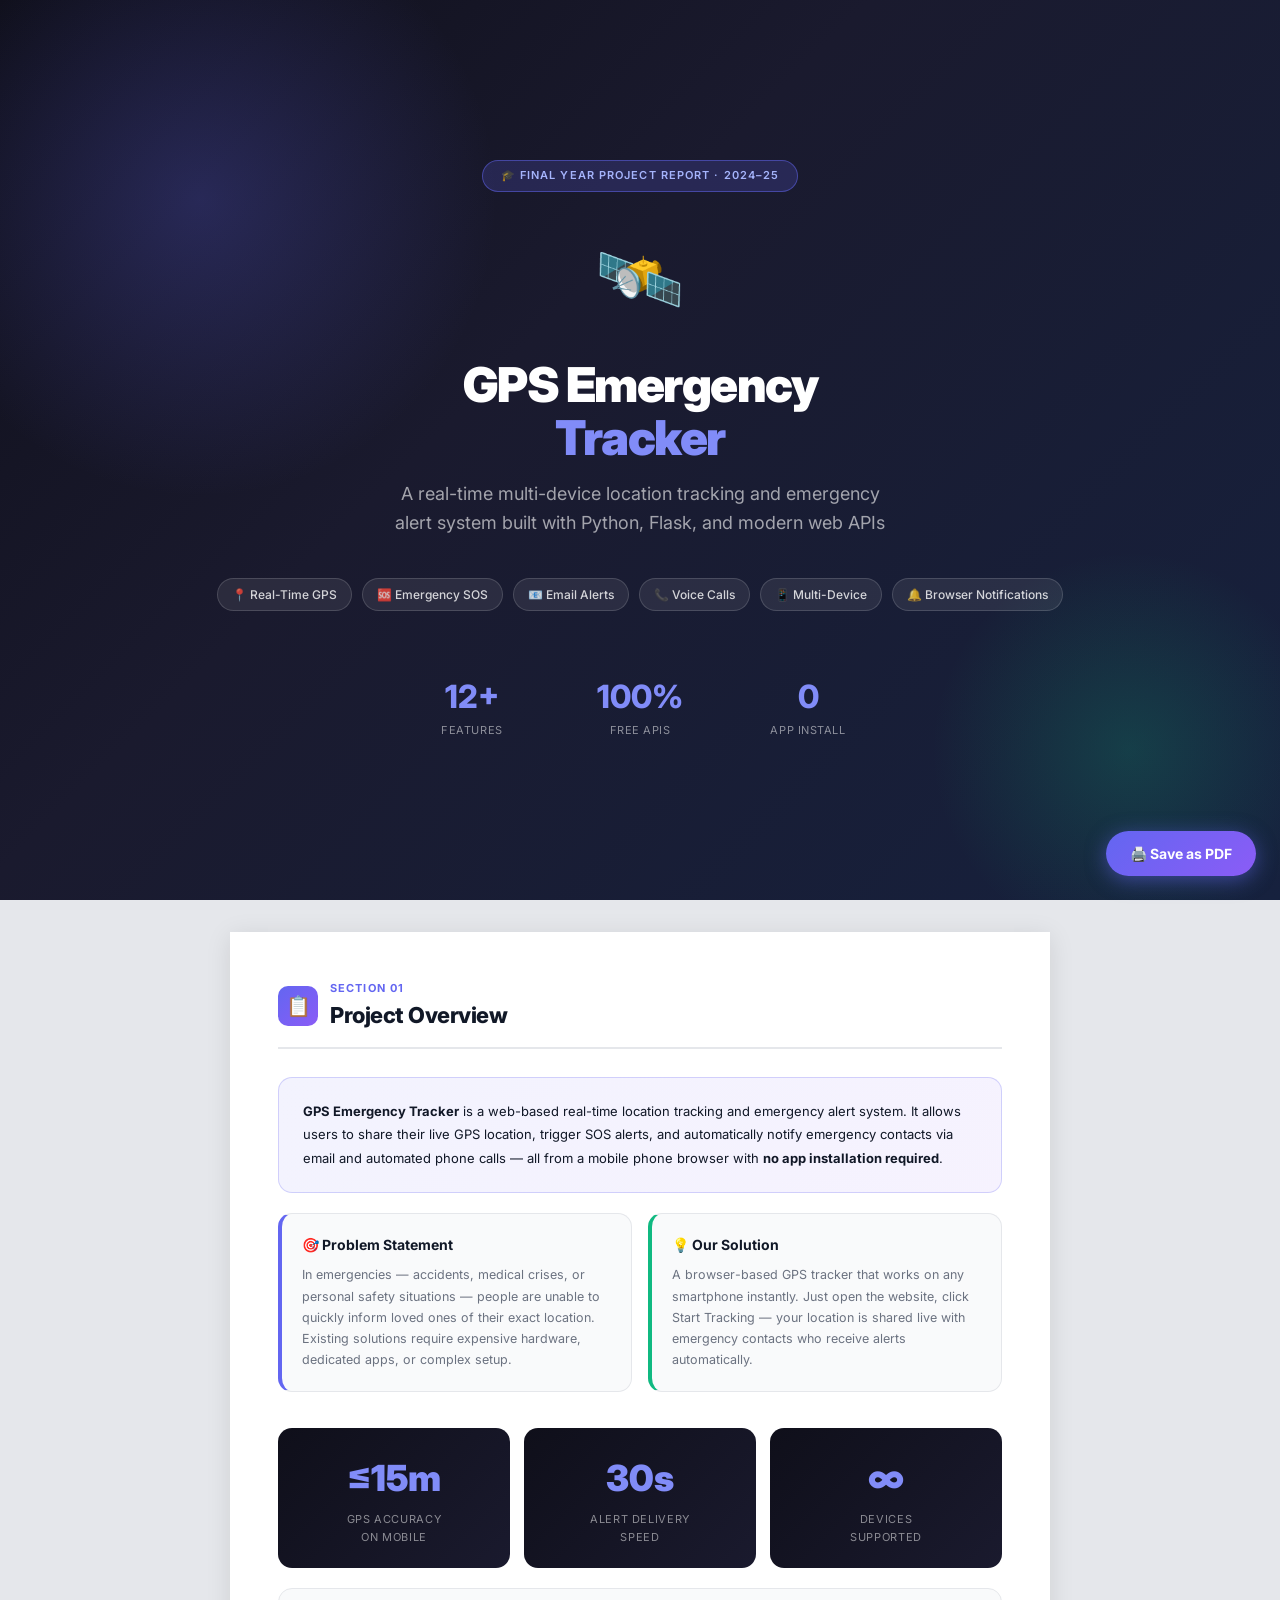
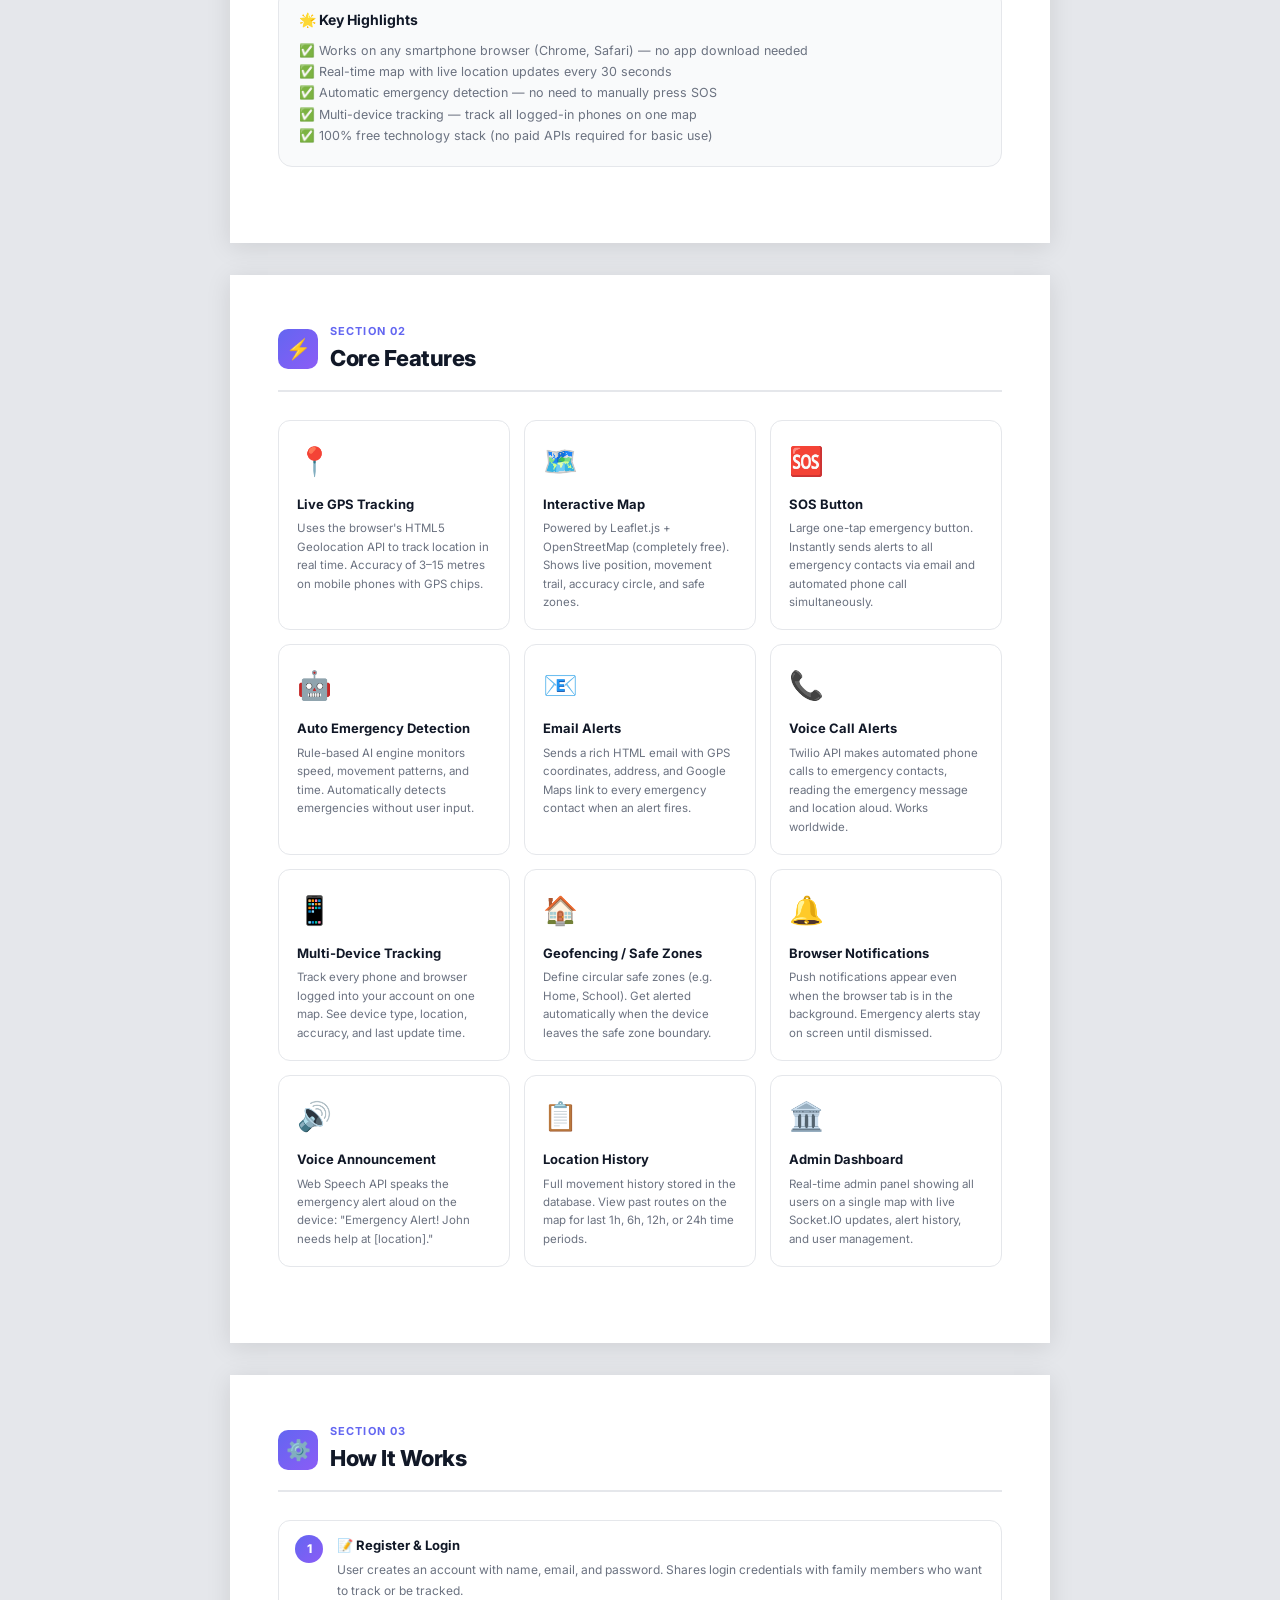
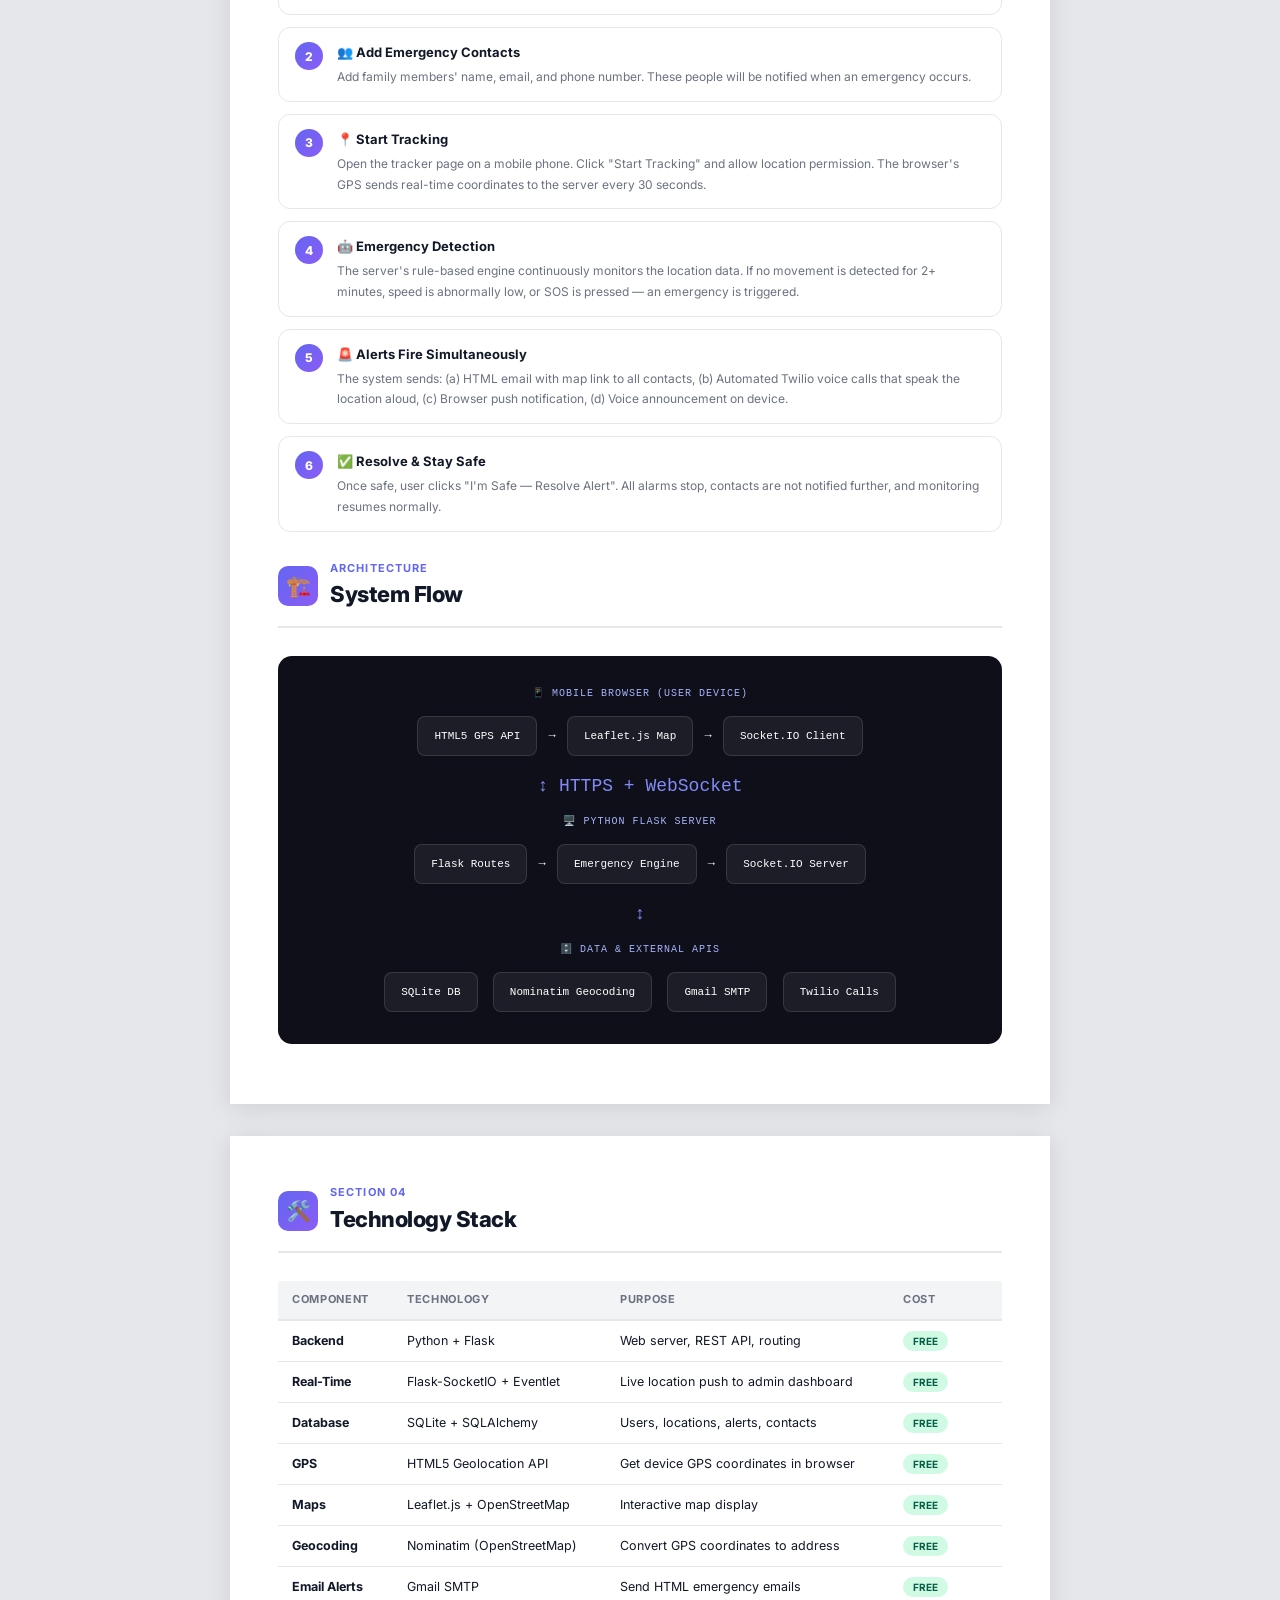
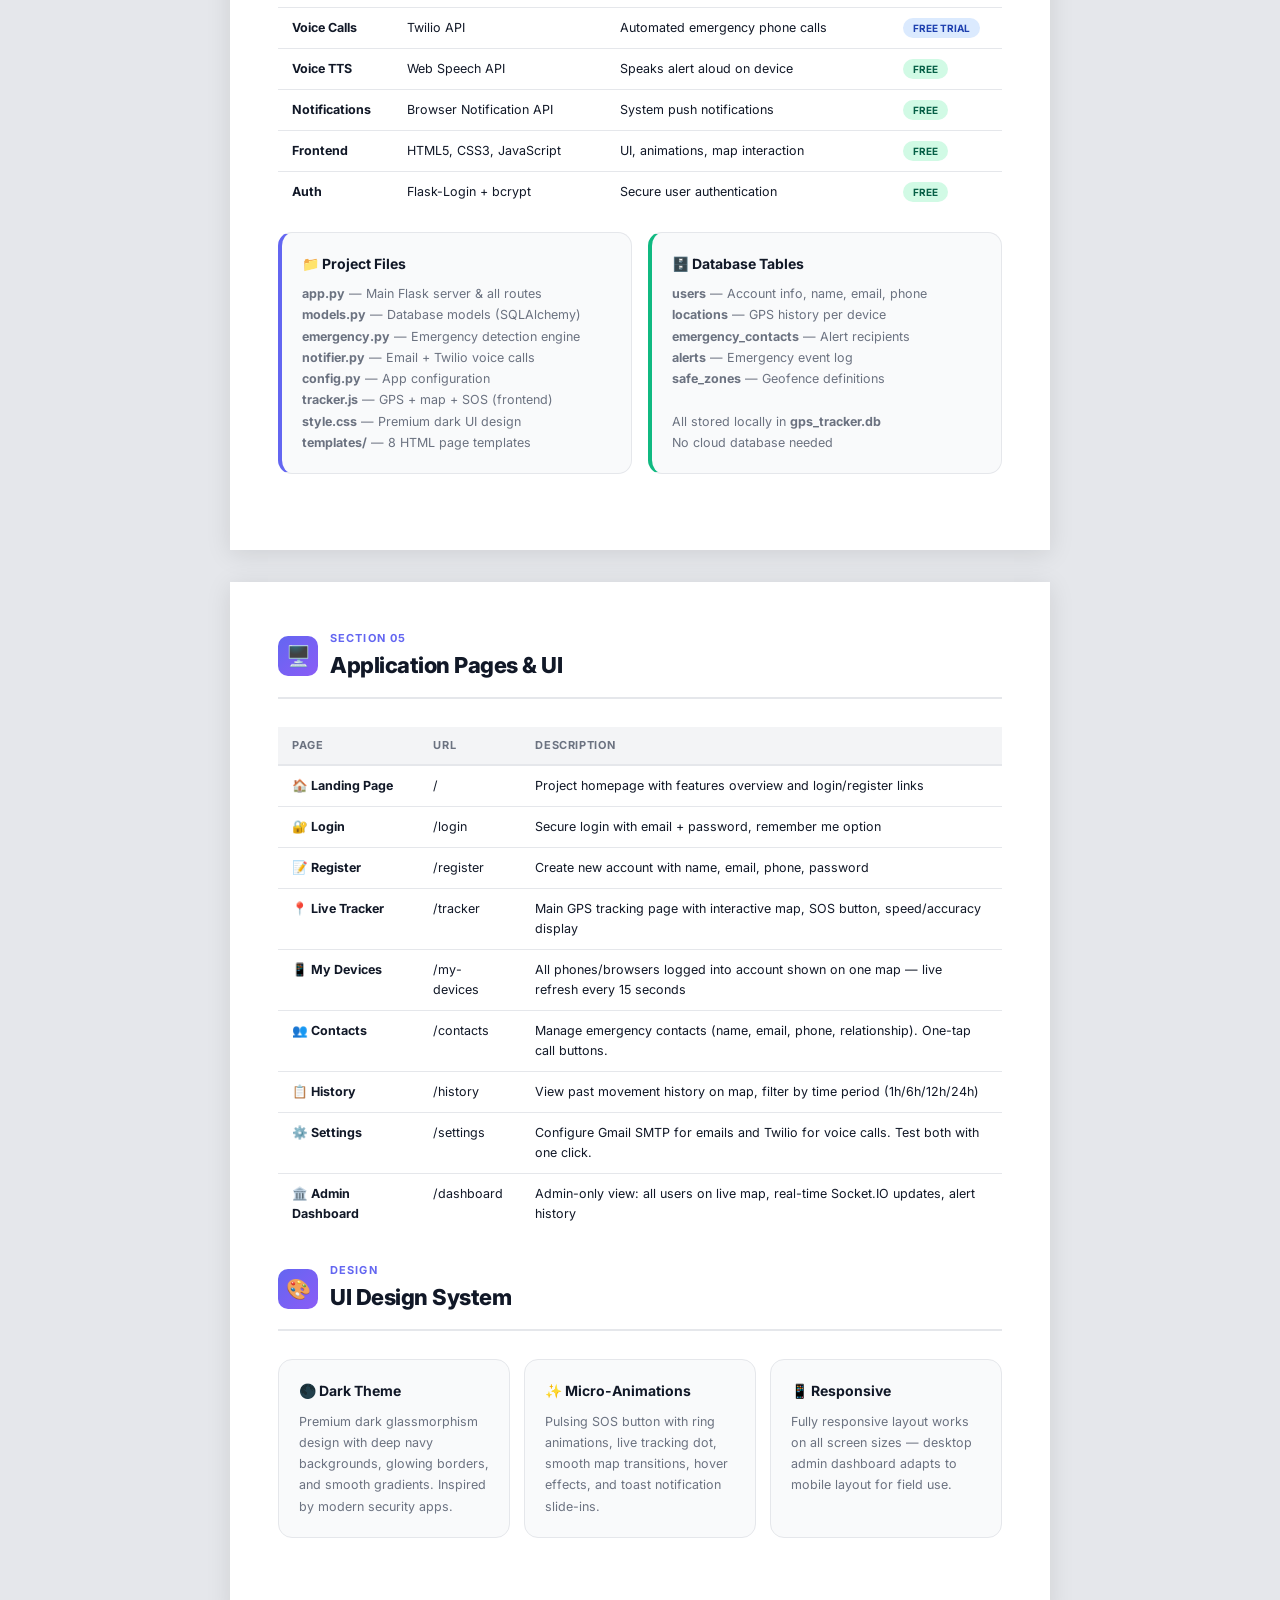
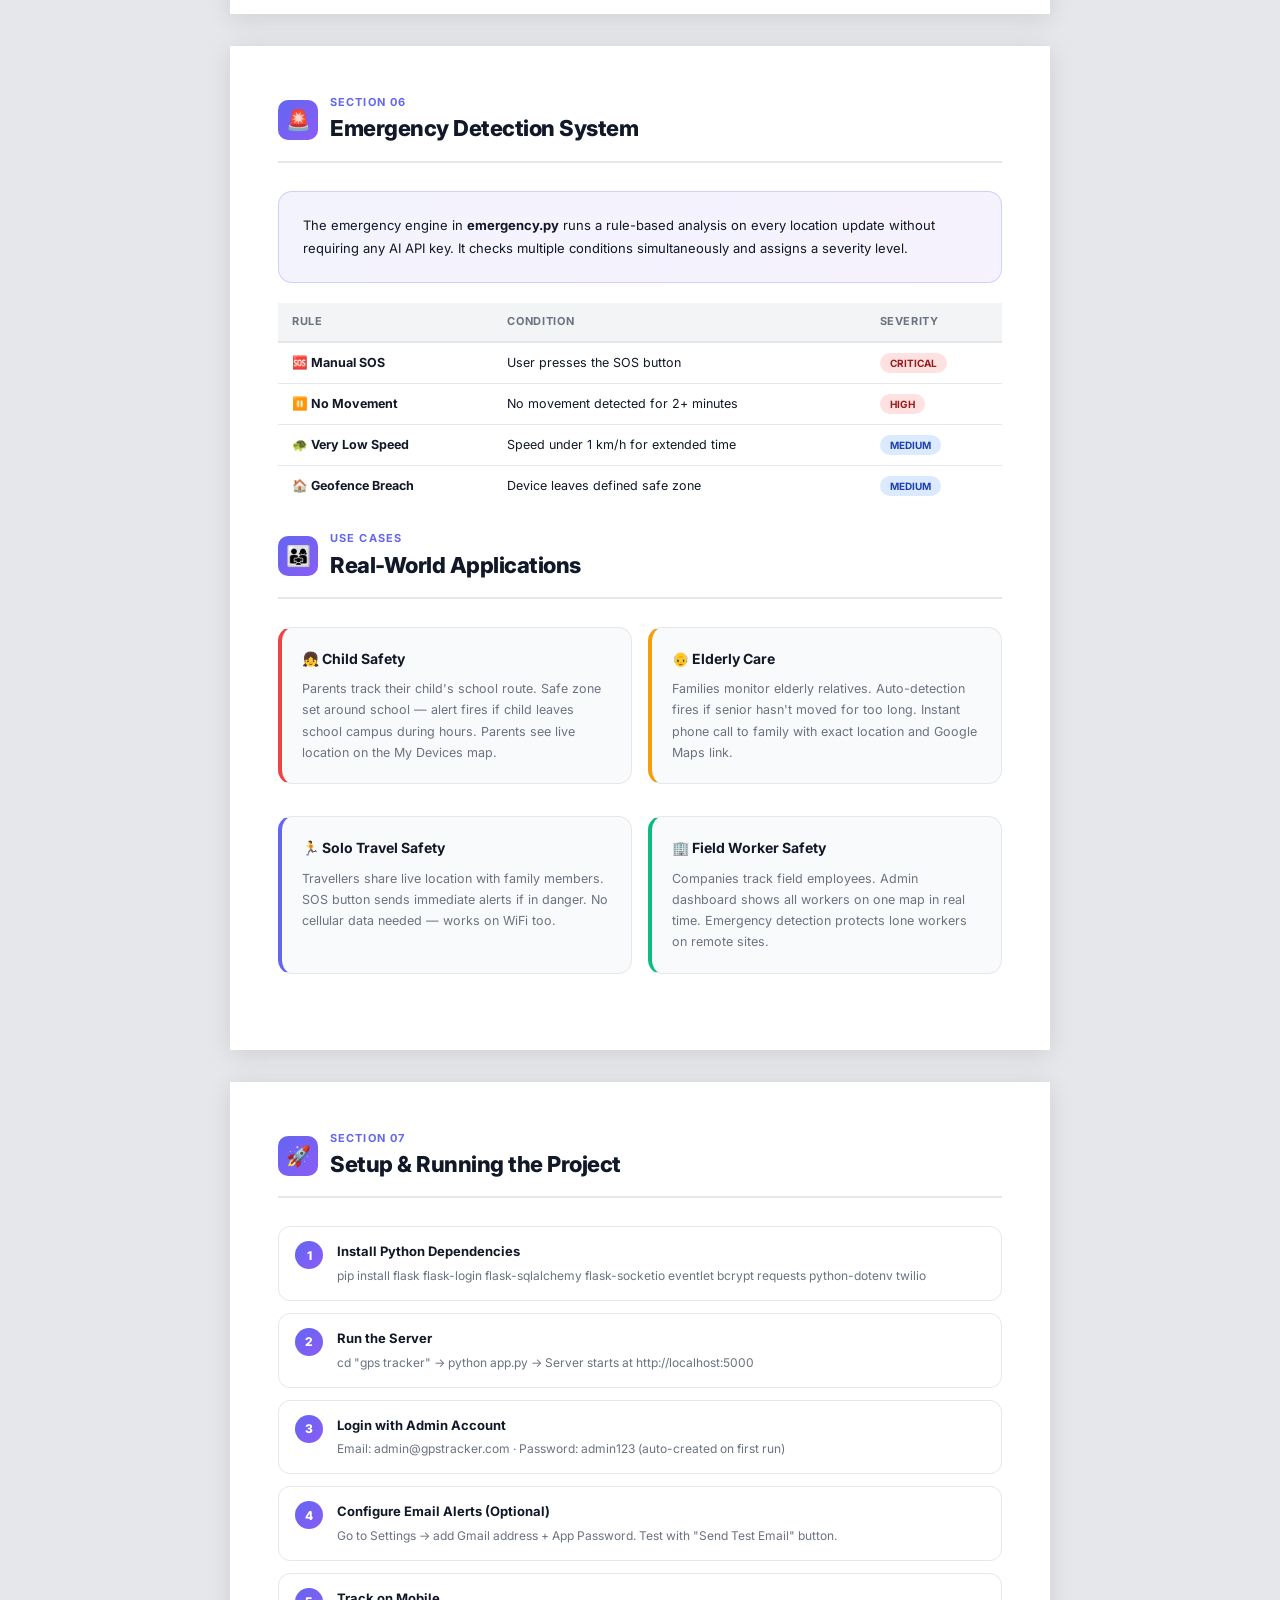
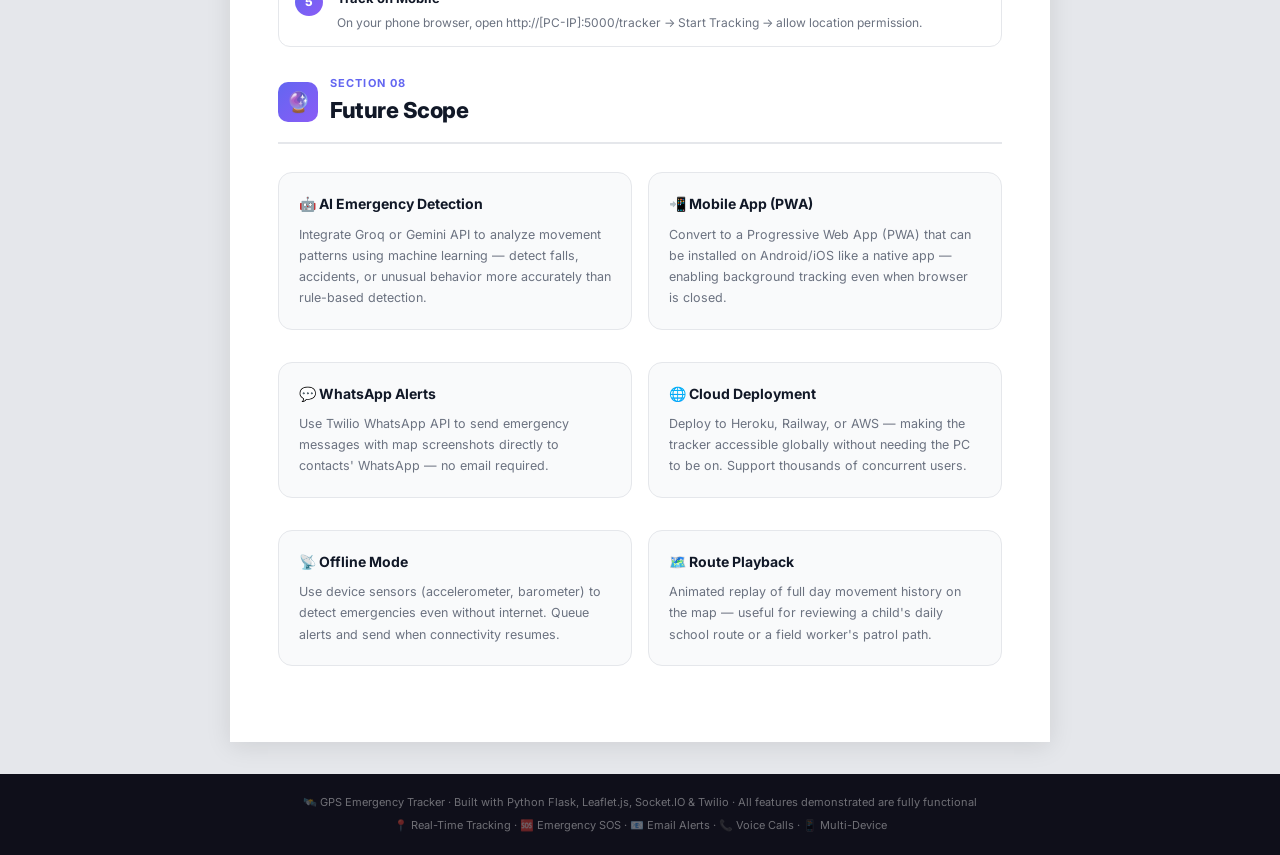
<file: HACKATHON PROJECT/HACKATHON PROJECT/gps tracker/static/project_report.html>
<!DOCTYPE html>
<html lang="en">
<head>
  <meta charset="UTF-8"/>
  <meta name="viewport" content="width=device-width,initial-scale=1"/>
  <title>GPS Emergency Tracker — Project Report</title>
  <link href="https://fonts.googleapis.com/css2?family=Inter:wght@300;400;500;600;700;800;900&display=swap" rel="stylesheet"/>
  <style>
    :root {
      --accent:   #6366f1;
      --danger:   #ef4444;
      --success:  #10b981;
      --warning:  #f59e0b;
      --dark:     #0f0f1a;
      --card:     #ffffff;
      --border:   #e5e7eb;
      --text:     #111827;
      --muted:    #6b7280;
      --light:    #f9fafb;
    }

    * { margin: 0; padding: 0; box-sizing: border-box; }

    body {
      font-family: 'Inter', sans-serif;
      background: #fff;
      color: var(--text);
      font-size: 13px;
      line-height: 1.6;
    }

    /* ── Cover Page ── */
    .cover {
      width: 100%;
      min-height: 100vh;
      background: linear-gradient(135deg, #0f0f1a 0%, #1a1a2e 40%, #16213e 100%);
      display: flex;
      flex-direction: column;
      align-items: center;
      justify-content: center;
      text-align: center;
      padding: 60px 40px;
      page-break-after: always;
      position: relative;
      overflow: hidden;
    }
    .cover::before {
      content: '';
      position: absolute;
      width: 600px; height: 600px;
      background: radial-gradient(circle, rgba(99,102,241,0.25) 0%, transparent 70%);
      top: -100px; left: -100px;
    }
    .cover::after {
      content: '';
      position: absolute;
      width: 400px; height: 400px;
      background: radial-gradient(circle, rgba(16,185,129,0.2) 0%, transparent 70%);
      bottom: -50px; right: -50px;
    }
    .cover-badge {
      background: rgba(99,102,241,0.2);
      border: 1px solid rgba(99,102,241,0.5);
      color: #a5b4fc;
      padding: 6px 18px;
      border-radius: 100px;
      font-size: 11px;
      font-weight: 600;
      letter-spacing: .1em;
      text-transform: uppercase;
      margin-bottom: 28px;
      position: relative;
      z-index: 1;
    }
    .cover-icon {
      font-size: 72px;
      margin-bottom: 24px;
      position: relative;
      z-index: 1;
    }
    .cover h1 {
      font-size: 48px;
      font-weight: 900;
      color: #ffffff;
      letter-spacing: -1.5px;
      line-height: 1.1;
      margin-bottom: 16px;
      position: relative;
      z-index: 1;
    }
    .cover h1 span { color: #818cf8; }
    .cover-sub {
      font-size: 18px;
      color: rgba(255,255,255,0.6);
      max-width: 520px;
      margin: 0 auto 40px;
      position: relative;
      z-index: 1;
    }
    .cover-tags {
      display: flex;
      gap: 10px;
      flex-wrap: wrap;
      justify-content: center;
      margin-bottom: 60px;
      position: relative;
      z-index: 1;
    }
    .cover-tag {
      background: rgba(255,255,255,0.08);
      border: 1px solid rgba(255,255,255,0.15);
      color: rgba(255,255,255,0.8);
      padding: 6px 14px;
      border-radius: 100px;
      font-size: 12px;
      font-weight: 500;
    }
    .cover-meta {
      position: relative;
      z-index: 1;
      display: grid;
      grid-template-columns: repeat(3, 1fr);
      gap: 24px;
      max-width: 480px;
      width: 100%;
    }
    .cover-meta-item { text-align: center; }
    .cover-meta-item .num {
      font-size: 32px;
      font-weight: 800;
      color: #818cf8;
    }
    .cover-meta-item .label {
      font-size: 11px;
      color: rgba(255,255,255,0.5);
      text-transform: uppercase;
      letter-spacing: .05em;
    }

    /* ── Page Layout ── */
    .page {
      max-width: 820px;
      margin: 0 auto;
      padding: 48px 48px 60px;
      page-break-after: always;
    }
    .page:last-child { page-break-after: avoid; }

    /* ── Section Headers ── */
    .section-header {
      display: flex;
      align-items: center;
      gap: 12px;
      margin-bottom: 28px;
      padding-bottom: 14px;
      border-bottom: 2px solid var(--border);
    }
    .section-icon {
      width: 40px; height: 40px;
      border-radius: 10px;
      background: linear-gradient(135deg, var(--accent), #8b5cf6);
      display: flex;
      align-items: center;
      justify-content: center;
      font-size: 20px;
      flex-shrink: 0;
    }
    .section-title {
      font-size: 22px;
      font-weight: 800;
      color: var(--text);
      letter-spacing: -.5px;
    }
    .section-num {
      font-size: 11px;
      color: var(--accent);
      font-weight: 700;
      text-transform: uppercase;
      letter-spacing: .1em;
    }

    /* ── Cards ── */
    .card {
      background: var(--light);
      border: 1px solid var(--border);
      border-radius: 14px;
      padding: 20px;
      margin-bottom: 16px;
    }
    .card-accent {
      border-left: 4px solid var(--accent);
    }
    .card-success { border-left: 4px solid var(--success); }
    .card-danger  { border-left: 4px solid var(--danger);  }
    .card-warning { border-left: 4px solid var(--warning); }

    .card h3 {
      font-size: 14px;
      font-weight: 700;
      margin-bottom: 8px;
      color: var(--text);
    }
    .card p {
      font-size: 12.5px;
      color: var(--muted);
      line-height: 1.7;
    }

    /* ── Grid ── */
    .grid-2 { display: grid; grid-template-columns: 1fr 1fr; gap: 16px; }
    .grid-3 { display: grid; grid-template-columns: 1fr 1fr 1fr; gap: 14px; }

    /* ── Feature Box ── */
    .feature-box {
      background: #fff;
      border: 1px solid var(--border);
      border-radius: 12px;
      padding: 18px;
      break-inside: avoid;
    }
    .feature-icon { font-size: 28px; margin-bottom: 10px; }
    .feature-title { font-size: 13px; font-weight: 700; margin-bottom: 5px; }
    .feature-desc  { font-size: 11.5px; color: var(--muted); line-height: 1.6; }

    /* ── Tech Table ── */
    table {
      width: 100%;
      border-collapse: collapse;
      margin-bottom: 20px;
      font-size: 12.5px;
    }
    th {
      background: #f3f4f6;
      padding: 10px 14px;
      text-align: left;
      font-weight: 700;
      font-size: 11px;
      text-transform: uppercase;
      letter-spacing: .06em;
      color: var(--muted);
      border-bottom: 2px solid var(--border);
    }
    td {
      padding: 10px 14px;
      border-bottom: 1px solid var(--border);
      vertical-align: top;
    }
    tr:last-child td { border-bottom: none; }
    tr:hover td { background: #f9fafb; }
    .badge {
      display: inline-block;
      padding: 2px 10px;
      border-radius: 100px;
      font-size: 10px;
      font-weight: 700;
      text-transform: uppercase;
    }
    .badge-green  { background: #d1fae5; color: #065f46; }
    .badge-blue   { background: #dbeafe; color: #1e40af; }
    .badge-purple { background: #ede9fe; color: #5b21b6; }
    .badge-red    { background: #fee2e2; color: #991b1b; }

    /* ── Steps ── */
    .steps { display: flex; flex-direction: column; gap: 12px; }
    .step  {
      display: flex;
      gap: 14px;
      align-items: flex-start;
      padding: 14px 16px;
      background: #fff;
      border: 1px solid var(--border);
      border-radius: 12px;
      break-inside: avoid;
    }
    .step-num {
      width: 28px; height: 28px;
      border-radius: 50%;
      background: linear-gradient(135deg, var(--accent), #8b5cf6);
      color: #fff;
      font-weight: 800;
      font-size: 12px;
      display: flex;
      align-items: center;
      justify-content: center;
      flex-shrink: 0;
    }
    .step-body { flex: 1; }
    .step-body strong { font-size: 13px; display: block; margin-bottom: 3px; }
    .step-body span   { font-size: 12px; color: var(--muted); }

    /* ── Stat boxes ── */
    .stat-box {
      background: linear-gradient(135deg, #0f0f1a, #1a1a2e);
      color: #fff;
      border-radius: 14px;
      padding: 22px;
      text-align: center;
    }
    .stat-num   { font-size: 36px; font-weight: 900; color: #818cf8; }
    .stat-label { font-size: 11px; color: rgba(255,255,255,0.5); text-transform: uppercase; letter-spacing:.06em; margin-top: 4px; }

    /* ── Highlight block ── */
    .highlight {
      background: linear-gradient(135deg, rgba(99,102,241,0.08), rgba(139,92,246,0.08));
      border: 1px solid rgba(99,102,241,0.25);
      border-radius: 14px;
      padding: 22px 24px;
      margin-bottom: 20px;
    }
    .highlight p { color: var(--text); line-height: 1.8; }

    /* ── Architecture diagram ── */
    .arch {
      background: #0f0f1a;
      border-radius: 14px;
      padding: 28px;
      color: #fff;
      font-family: monospace;
      font-size: 12px;
      line-height: 2;
      text-align: center;
    }
    .arch .layer {
      background: rgba(255,255,255,0.06);
      border: 1px solid rgba(255,255,255,0.12);
      border-radius: 8px;
      padding: 8px 16px;
      display: inline-block;
      margin: 4px;
      font-size: 11px;
    }
    .arch .arrow { color: #818cf8; }
    .arch .layer-title { color: #a5b4fc; font-size: 10px; letter-spacing:.1em; margin-bottom: 8px; text-transform: uppercase; }

    /* ── Footer ── */
    .footer {
      background: #0f0f1a;
      color: rgba(255,255,255,0.4);
      text-align: center;
      padding: 20px;
      font-size: 11px;
      page-break-before: avoid;
    }

    /* ── Print ── */
    @media print {
      body { -webkit-print-color-adjust: exact; print-color-adjust: exact; }
      .page { page-break-after: always; }
      .cover { page-break-after: always; min-height: 100vh; }
      .no-break { break-inside: avoid; }
    }

    @media screen {
      body { background: #e5e7eb; }
      .cover { margin-bottom: 0; }
      .page { margin: 32px auto; box-shadow: 0 4px 24px rgba(0,0,0,0.1); background: #fff; }
    }
  </style>
</head>
<body>

<!-- ══════════════════════════════════════════════════════════════════════ -->
<!-- COVER PAGE -->
<!-- ══════════════════════════════════════════════════════════════════════ -->
<div class="cover">
  <div class="cover-badge">🎓 Final Year Project Report · 2024–25</div>
  <div class="cover-icon">🛰️</div>
  <h1>GPS Emergency<br><span>Tracker</span></h1>
  <p class="cover-sub">A real-time multi-device location tracking and emergency alert system built with Python, Flask, and modern web APIs</p>
  <div class="cover-tags">
    <span class="cover-tag">📍 Real-Time GPS</span>
    <span class="cover-tag">🆘 Emergency SOS</span>
    <span class="cover-tag">📧 Email Alerts</span>
    <span class="cover-tag">📞 Voice Calls</span>
    <span class="cover-tag">📱 Multi-Device</span>
    <span class="cover-tag">🔔 Browser Notifications</span>
  </div>
  <div class="cover-meta">
    <div class="cover-meta-item">
      <div class="num">12+</div>
      <div class="label">Features</div>
    </div>
    <div class="cover-meta-item">
      <div class="num">100%</div>
      <div class="label">Free APIs</div>
    </div>
    <div class="cover-meta-item">
      <div class="num">0</div>
      <div class="label">App Install</div>
    </div>
  </div>
</div>

<!-- ══════════════════════════════════════════════════════════════════════ -->
<!-- PAGE 1 — PROJECT OVERVIEW -->
<!-- ══════════════════════════════════════════════════════════════════════ -->
<div class="page">
  <div class="section-header">
    <div class="section-icon">📋</div>
    <div>
      <div class="section-num">Section 01</div>
      <div class="section-title">Project Overview</div>
    </div>
  </div>

  <div class="highlight">
    <p><strong>GPS Emergency Tracker</strong> is a web-based real-time location tracking and emergency alert system. It allows users to share their live GPS location, trigger SOS alerts, and automatically notify emergency contacts via email and automated phone calls — all from a mobile phone browser with <strong>no app installation required</strong>.</p>
  </div>

  <div class="grid-2" style="margin-bottom:20px">
    <div class="card card-accent">
      <h3>🎯 Problem Statement</h3>
      <p>In emergencies — accidents, medical crises, or personal safety situations — people are unable to quickly inform loved ones of their exact location. Existing solutions require expensive hardware, dedicated apps, or complex setup.</p>
    </div>
    <div class="card card-success">
      <h3>💡 Our Solution</h3>
      <p>A browser-based GPS tracker that works on any smartphone instantly. Just open the website, click Start Tracking — your location is shared live with emergency contacts who receive alerts automatically.</p>
    </div>
  </div>

  <div class="grid-3" style="margin-bottom:20px">
    <div class="stat-box">
      <div class="stat-num">≤15m</div>
      <div class="stat-label">GPS Accuracy<br>on Mobile</div>
    </div>
    <div class="stat-box">
      <div class="stat-num">30s</div>
      <div class="stat-label">Alert delivery<br>speed</div>
    </div>
    <div class="stat-box">
      <div class="stat-num">∞</div>
      <div class="stat-label">Devices<br>supported</div>
    </div>
  </div>

  <div class="card">
    <h3>🌟 Key Highlights</h3>
    <p>
      ✅ Works on any smartphone browser (Chrome, Safari) — no app download needed<br>
      ✅ Real-time map with live location updates every 30 seconds<br>
      ✅ Automatic emergency detection — no need to manually press SOS<br>
      ✅ Multi-device tracking — track all logged-in phones on one map<br>
      ✅ 100% free technology stack (no paid APIs required for basic use)
    </p>
  </div>
</div>

<!-- ══════════════════════════════════════════════════════════════════════ -->
<!-- PAGE 2 — CORE FEATURES -->
<!-- ══════════════════════════════════════════════════════════════════════ -->
<div class="page">
  <div class="section-header">
    <div class="section-icon">⚡</div>
    <div>
      <div class="section-num">Section 02</div>
      <div class="section-title">Core Features</div>
    </div>
  </div>

  <div class="grid-3" style="margin-bottom:16px">
    <div class="feature-box">
      <div class="feature-icon">📍</div>
      <div class="feature-title">Live GPS Tracking</div>
      <div class="feature-desc">Uses the browser's HTML5 Geolocation API to track location in real time. Accuracy of 3–15 metres on mobile phones with GPS chips.</div>
    </div>
    <div class="feature-box">
      <div class="feature-icon">🗺️</div>
      <div class="feature-title">Interactive Map</div>
      <div class="feature-desc">Powered by Leaflet.js + OpenStreetMap (completely free). Shows live position, movement trail, accuracy circle, and safe zones.</div>
    </div>
    <div class="feature-box">
      <div class="feature-icon">🆘</div>
      <div class="feature-title">SOS Button</div>
      <div class="feature-desc">Large one-tap emergency button. Instantly sends alerts to all emergency contacts via email and automated phone call simultaneously.</div>
    </div>
    <div class="feature-box">
      <div class="feature-icon">🤖</div>
      <div class="feature-title">Auto Emergency Detection</div>
      <div class="feature-desc">Rule-based AI engine monitors speed, movement patterns, and time. Automatically detects emergencies without user input.</div>
    </div>
    <div class="feature-box">
      <div class="feature-icon">📧</div>
      <div class="feature-title">Email Alerts</div>
      <div class="feature-desc">Sends a rich HTML email with GPS coordinates, address, and Google Maps link to every emergency contact when an alert fires.</div>
    </div>
    <div class="feature-box">
      <div class="feature-icon">📞</div>
      <div class="feature-title">Voice Call Alerts</div>
      <div class="feature-desc">Twilio API makes automated phone calls to emergency contacts, reading the emergency message and location aloud. Works worldwide.</div>
    </div>
    <div class="feature-box">
      <div class="feature-icon">📱</div>
      <div class="feature-title">Multi-Device Tracking</div>
      <div class="feature-desc">Track every phone and browser logged into your account on one map. See device type, location, accuracy, and last update time.</div>
    </div>
    <div class="feature-box">
      <div class="feature-icon">🏠</div>
      <div class="feature-title">Geofencing / Safe Zones</div>
      <div class="feature-desc">Define circular safe zones (e.g. Home, School). Get alerted automatically when the device leaves the safe zone boundary.</div>
    </div>
    <div class="feature-box">
      <div class="feature-icon">🔔</div>
      <div class="feature-title">Browser Notifications</div>
      <div class="feature-desc">Push notifications appear even when the browser tab is in the background. Emergency alerts stay on screen until dismissed.</div>
    </div>
    <div class="feature-box">
      <div class="feature-icon">🔊</div>
      <div class="feature-title">Voice Announcement</div>
      <div class="feature-desc">Web Speech API speaks the emergency alert aloud on the device: "Emergency Alert! John needs help at [location]."</div>
    </div>
    <div class="feature-box">
      <div class="feature-icon">📋</div>
      <div class="feature-title">Location History</div>
      <div class="feature-desc">Full movement history stored in the database. View past routes on the map for last 1h, 6h, 12h, or 24h time periods.</div>
    </div>
    <div class="feature-box">
      <div class="feature-icon">🏛️</div>
      <div class="feature-title">Admin Dashboard</div>
      <div class="feature-desc">Real-time admin panel showing all users on a single map with live Socket.IO updates, alert history, and user management.</div>
    </div>
  </div>
</div>

<!-- ══════════════════════════════════════════════════════════════════════ -->
<!-- PAGE 3 — HOW IT WORKS -->
<!-- ══════════════════════════════════════════════════════════════════════ -->
<div class="page">
  <div class="section-header">
    <div class="section-icon">⚙️</div>
    <div>
      <div class="section-num">Section 03</div>
      <div class="section-title">How It Works</div>
    </div>
  </div>

  <div class="steps" style="margin-bottom:28px">
    <div class="step">
      <div class="step-num">1</div>
      <div class="step-body">
        <strong>📝 Register & Login</strong>
        <span>User creates an account with name, email, and password. Shares login credentials with family members who want to track or be tracked.</span>
      </div>
    </div>
    <div class="step">
      <div class="step-num">2</div>
      <div class="step-body">
        <strong>👥 Add Emergency Contacts</strong>
        <span>Add family members' name, email, and phone number. These people will be notified when an emergency occurs.</span>
      </div>
    </div>
    <div class="step">
      <div class="step-num">3</div>
      <div class="step-body">
        <strong>📍 Start Tracking</strong>
        <span>Open the tracker page on a mobile phone. Click "Start Tracking" and allow location permission. The browser's GPS sends real-time coordinates to the server every 30 seconds.</span>
      </div>
    </div>
    <div class="step">
      <div class="step-num">4</div>
      <div class="step-body">
        <strong>🤖 Emergency Detection</strong>
        <span>The server's rule-based engine continuously monitors the location data. If no movement is detected for 2+ minutes, speed is abnormally low, or SOS is pressed — an emergency is triggered.</span>
      </div>
    </div>
    <div class="step">
      <div class="step-num">5</div>
      <div class="step-body">
        <strong>🚨 Alerts Fire Simultaneously</strong>
        <span>The system sends: (a) HTML email with map link to all contacts, (b) Automated Twilio voice calls that speak the location aloud, (c) Browser push notification, (d) Voice announcement on device.</span>
      </div>
    </div>
    <div class="step">
      <div class="step-num">6</div>
      <div class="step-body">
        <strong>✅ Resolve & Stay Safe</strong>
        <span>Once safe, user clicks "I'm Safe — Resolve Alert". All alarms stop, contacts are not notified further, and monitoring resumes normally.</span>
      </div>
    </div>
  </div>

  <!-- Architecture -->
  <div class="section-header">
    <div class="section-icon">🏗️</div>
    <div>
      <div class="section-num">Architecture</div>
      <div class="section-title">System Flow</div>
    </div>
  </div>

  <div class="arch">
    <div class="layer-title">📱 Mobile Browser (User Device)</div>
    <div><span class="layer">HTML5 GPS API</span> → <span class="layer">Leaflet.js Map</span> → <span class="layer">Socket.IO Client</span></div>
    <div class="arrow" style="font-size:18px;margin:8px 0">↕ HTTPS + WebSocket</div>
    <div class="layer-title">🖥️ Python Flask Server</div>
    <div><span class="layer">Flask Routes</span> → <span class="layer">Emergency Engine</span> → <span class="layer">Socket.IO Server</span></div>
    <div class="arrow" style="font-size:18px;margin:8px 0">↕</div>
    <div class="layer-title">🗄️ Data &amp; External APIs</div>
    <div><span class="layer">SQLite DB</span> <span class="layer">Nominatim Geocoding</span> <span class="layer">Gmail SMTP</span> <span class="layer">Twilio Calls</span></div>
  </div>
</div>

<!-- ══════════════════════════════════════════════════════════════════════ -->
<!-- PAGE 4 — TECHNOLOGY STACK -->
<!-- ══════════════════════════════════════════════════════════════════════ -->
<div class="page">
  <div class="section-header">
    <div class="section-icon">🛠️</div>
    <div>
      <div class="section-num">Section 04</div>
      <div class="section-title">Technology Stack</div>
    </div>
  </div>

  <table>
    <thead>
      <tr>
        <th>Component</th>
        <th>Technology</th>
        <th>Purpose</th>
        <th>Cost</th>
      </tr>
    </thead>
    <tbody>
      <tr>
        <td><strong>Backend</strong></td>
        <td>Python + Flask</td>
        <td>Web server, REST API, routing</td>
        <td><span class="badge badge-green">Free</span></td>
      </tr>
      <tr>
        <td><strong>Real-Time</strong></td>
        <td>Flask-SocketIO + Eventlet</td>
        <td>Live location push to admin dashboard</td>
        <td><span class="badge badge-green">Free</span></td>
      </tr>
      <tr>
        <td><strong>Database</strong></td>
        <td>SQLite + SQLAlchemy</td>
        <td>Users, locations, alerts, contacts</td>
        <td><span class="badge badge-green">Free</span></td>
      </tr>
      <tr>
        <td><strong>GPS</strong></td>
        <td>HTML5 Geolocation API</td>
        <td>Get device GPS coordinates in browser</td>
        <td><span class="badge badge-green">Free</span></td>
      </tr>
      <tr>
        <td><strong>Maps</strong></td>
        <td>Leaflet.js + OpenStreetMap</td>
        <td>Interactive map display</td>
        <td><span class="badge badge-green">Free</span></td>
      </tr>
      <tr>
        <td><strong>Geocoding</strong></td>
        <td>Nominatim (OpenStreetMap)</td>
        <td>Convert GPS coordinates to address</td>
        <td><span class="badge badge-green">Free</span></td>
      </tr>
      <tr>
        <td><strong>Email Alerts</strong></td>
        <td>Gmail SMTP</td>
        <td>Send HTML emergency emails</td>
        <td><span class="badge badge-green">Free</span></td>
      </tr>
      <tr>
        <td><strong>Voice Calls</strong></td>
        <td>Twilio API</td>
        <td>Automated emergency phone calls</td>
        <td><span class="badge badge-blue">Free Trial</span></td>
      </tr>
      <tr>
        <td><strong>Voice TTS</strong></td>
        <td>Web Speech API</td>
        <td>Speaks alert aloud on device</td>
        <td><span class="badge badge-green">Free</span></td>
      </tr>
      <tr>
        <td><strong>Notifications</strong></td>
        <td>Browser Notification API</td>
        <td>System push notifications</td>
        <td><span class="badge badge-green">Free</span></td>
      </tr>
      <tr>
        <td><strong>Frontend</strong></td>
        <td>HTML5, CSS3, JavaScript</td>
        <td>UI, animations, map interaction</td>
        <td><span class="badge badge-green">Free</span></td>
      </tr>
      <tr>
        <td><strong>Auth</strong></td>
        <td>Flask-Login + bcrypt</td>
        <td>Secure user authentication</td>
        <td><span class="badge badge-green">Free</span></td>
      </tr>
    </tbody>
  </table>

  <div class="grid-2">
    <div class="card card-accent">
      <h3>📁 Project Files</h3>
      <p>
        <strong>app.py</strong> — Main Flask server &amp; all routes<br>
        <strong>models.py</strong> — Database models (SQLAlchemy)<br>
        <strong>emergency.py</strong> — Emergency detection engine<br>
        <strong>notifier.py</strong> — Email + Twilio voice calls<br>
        <strong>config.py</strong> — App configuration<br>
        <strong>tracker.js</strong> — GPS + map + SOS (frontend)<br>
        <strong>style.css</strong> — Premium dark UI design<br>
        <strong>templates/</strong> — 8 HTML page templates
      </p>
    </div>
    <div class="card card-success">
      <h3>🗄️ Database Tables</h3>
      <p>
        <strong>users</strong> — Account info, name, email, phone<br>
        <strong>locations</strong> — GPS history per device<br>
        <strong>emergency_contacts</strong> — Alert recipients<br>
        <strong>alerts</strong> — Emergency event log<br>
        <strong>safe_zones</strong> — Geofence definitions<br><br>
        All stored locally in <strong>gps_tracker.db</strong><br>
        No cloud database needed
      </p>
    </div>
  </div>
</div>

<!-- ══════════════════════════════════════════════════════════════════════ -->
<!-- PAGE 5 — PAGES & UI -->
<!-- ══════════════════════════════════════════════════════════════════════ -->
<div class="page">
  <div class="section-header">
    <div class="section-icon">🖥️</div>
    <div>
      <div class="section-num">Section 05</div>
      <div class="section-title">Application Pages &amp; UI</div>
    </div>
  </div>

  <table>
    <thead>
      <tr>
        <th>Page</th>
        <th>URL</th>
        <th>Description</th>
      </tr>
    </thead>
    <tbody>
      <tr>
        <td><strong>🏠 Landing Page</strong></td>
        <td>/</td>
        <td>Project homepage with features overview and login/register links</td>
      </tr>
      <tr>
        <td><strong>🔐 Login</strong></td>
        <td>/login</td>
        <td>Secure login with email + password, remember me option</td>
      </tr>
      <tr>
        <td><strong>📝 Register</strong></td>
        <td>/register</td>
        <td>Create new account with name, email, phone, password</td>
      </tr>
      <tr>
        <td><strong>📍 Live Tracker</strong></td>
        <td>/tracker</td>
        <td>Main GPS tracking page with interactive map, SOS button, speed/accuracy display</td>
      </tr>
      <tr>
        <td><strong>📱 My Devices</strong></td>
        <td>/my-devices</td>
        <td>All phones/browsers logged into account shown on one map — live refresh every 15 seconds</td>
      </tr>
      <tr>
        <td><strong>👥 Contacts</strong></td>
        <td>/contacts</td>
        <td>Manage emergency contacts (name, email, phone, relationship). One-tap call buttons.</td>
      </tr>
      <tr>
        <td><strong>📋 History</strong></td>
        <td>/history</td>
        <td>View past movement history on map, filter by time period (1h/6h/12h/24h)</td>
      </tr>
      <tr>
        <td><strong>⚙️ Settings</strong></td>
        <td>/settings</td>
        <td>Configure Gmail SMTP for emails and Twilio for voice calls. Test both with one click.</td>
      </tr>
      <tr>
        <td><strong>🏛️ Admin Dashboard</strong></td>
        <td>/dashboard</td>
        <td>Admin-only view: all users on live map, real-time Socket.IO updates, alert history</td>
      </tr>
    </tbody>
  </table>

  <div class="section-header" style="margin-top:28px">
    <div class="section-icon">🎨</div>
    <div>
      <div class="section-num">Design</div>
      <div class="section-title">UI Design System</div>
    </div>
  </div>

  <div class="grid-3">
    <div class="card">
      <h3>🌑 Dark Theme</h3>
      <p>Premium dark glassmorphism design with deep navy backgrounds, glowing borders, and smooth gradients. Inspired by modern security apps.</p>
    </div>
    <div class="card">
      <h3>✨ Micro-Animations</h3>
      <p>Pulsing SOS button with ring animations, live tracking dot, smooth map transitions, hover effects, and toast notification slide-ins.</p>
    </div>
    <div class="card">
      <h3>📱 Responsive</h3>
      <p>Fully responsive layout works on all screen sizes — desktop admin dashboard adapts to mobile layout for field use.</p>
    </div>
  </div>
</div>

<!-- ══════════════════════════════════════════════════════════════════════ -->
<!-- PAGE 6 — EMERGENCY SYSTEM & USE CASES -->
<!-- ══════════════════════════════════════════════════════════════════════ -->
<div class="page">
  <div class="section-header">
    <div class="section-icon">🚨</div>
    <div>
      <div class="section-num">Section 06</div>
      <div class="section-title">Emergency Detection System</div>
    </div>
  </div>

  <div class="highlight">
    <p>The emergency engine in <strong>emergency.py</strong> runs a rule-based analysis on every location update without requiring any AI API key. It checks multiple conditions simultaneously and assigns a severity level.</p>
  </div>

  <table style="margin-bottom:24px">
    <thead>
      <tr><th>Rule</th><th>Condition</th><th>Severity</th></tr>
    </thead>
    <tbody>
      <tr>
        <td><strong>🆘 Manual SOS</strong></td>
        <td>User presses the SOS button</td>
        <td><span class="badge badge-red">CRITICAL</span></td>
      </tr>
      <tr>
        <td><strong>⏸️ No Movement</strong></td>
        <td>No movement detected for 2+ minutes</td>
        <td><span class="badge badge-red">HIGH</span></td>
      </tr>
      <tr>
        <td><strong>🐢 Very Low Speed</strong></td>
        <td>Speed under 1 km/h for extended time</td>
        <td><span class="badge badge-blue">MEDIUM</span></td>
      </tr>
      <tr>
        <td><strong>🏠 Geofence Breach</strong></td>
        <td>Device leaves defined safe zone</td>
        <td><span class="badge badge-blue">MEDIUM</span></td>
      </tr>
    </tbody>
  </table>

  <div class="section-header">
    <div class="section-icon">👨‍👩‍👧</div>
    <div>
      <div class="section-num">Use Cases</div>
      <div class="section-title">Real-World Applications</div>
    </div>
  </div>

  <div class="grid-2">
    <div class="card card-danger">
      <h3>👧 Child Safety</h3>
      <p>Parents track their child's school route. Safe zone set around school — alert fires if child leaves school campus during hours. Parents see live location on the My Devices map.</p>
    </div>
    <div class="card card-warning">
      <h3>👴 Elderly Care</h3>
      <p>Families monitor elderly relatives. Auto-detection fires if senior hasn't moved for too long. Instant phone call to family with exact location and Google Maps link.</p>
    </div>
    <div class="card card-accent">
      <h3>🏃 Solo Travel Safety</h3>
      <p>Travellers share live location with family members. SOS button sends immediate alerts if in danger. No cellular data needed — works on WiFi too.</p>
    </div>
    <div class="card card-success">
      <h3>🏢 Field Worker Safety</h3>
      <p>Companies track field employees. Admin dashboard shows all workers on one map in real time. Emergency detection protects lone workers on remote sites.</p>
    </div>
  </div>
</div>

<!-- ══════════════════════════════════════════════════════════════════════ -->
<!-- PAGE 7 — SETUP & FUTURE SCOPE -->
<!-- ══════════════════════════════════════════════════════════════════════ -->
<div class="page">
  <div class="section-header">
    <div class="section-icon">🚀</div>
    <div>
      <div class="section-num">Section 07</div>
      <div class="section-title">Setup &amp; Running the Project</div>
    </div>
  </div>

  <div class="steps" style="margin-bottom:28px">
    <div class="step">
      <div class="step-num">1</div>
      <div class="step-body">
        <strong>Install Python Dependencies</strong>
        <span>pip install flask flask-login flask-sqlalchemy flask-socketio eventlet bcrypt requests python-dotenv twilio</span>
      </div>
    </div>
    <div class="step">
      <div class="step-num">2</div>
      <div class="step-body">
        <strong>Run the Server</strong>
        <span>cd "gps tracker" → python app.py → Server starts at http://localhost:5000</span>
      </div>
    </div>
    <div class="step">
      <div class="step-num">3</div>
      <div class="step-body">
        <strong>Login with Admin Account</strong>
        <span>Email: admin@gpstracker.com · Password: admin123 (auto-created on first run)</span>
      </div>
    </div>
    <div class="step">
      <div class="step-num">4</div>
      <div class="step-body">
        <strong>Configure Email Alerts (Optional)</strong>
        <span>Go to Settings → add Gmail address + App Password. Test with "Send Test Email" button.</span>
      </div>
    </div>
    <div class="step">
      <div class="step-num">5</div>
      <div class="step-body">
        <strong>Track on Mobile</strong>
        <span>On your phone browser, open http://[PC-IP]:5000/tracker → Start Tracking → allow location permission.</span>
      </div>
    </div>
  </div>

  <div class="section-header">
    <div class="section-icon">🔮</div>
    <div>
      <div class="section-num">Section 08</div>
      <div class="section-title">Future Scope</div>
    </div>
  </div>

  <div class="grid-2">
    <div class="card">
      <h3>🤖 AI Emergency Detection</h3>
      <p>Integrate Groq or Gemini API to analyze movement patterns using machine learning — detect falls, accidents, or unusual behavior more accurately than rule-based detection.</p>
    </div>
    <div class="card">
      <h3>📲 Mobile App (PWA)</h3>
      <p>Convert to a Progressive Web App (PWA) that can be installed on Android/iOS like a native app — enabling background tracking even when browser is closed.</p>
    </div>
    <div class="card">
      <h3>💬 WhatsApp Alerts</h3>
      <p>Use Twilio WhatsApp API to send emergency messages with map screenshots directly to contacts' WhatsApp — no email required.</p>
    </div>
    <div class="card">
      <h3>🌐 Cloud Deployment</h3>
      <p>Deploy to Heroku, Railway, or AWS — making the tracker accessible globally without needing the PC to be on. Support thousands of concurrent users.</p>
    </div>
    <div class="card">
      <h3>📡 Offline Mode</h3>
      <p>Use device sensors (accelerometer, barometer) to detect emergencies even without internet. Queue alerts and send when connectivity resumes.</p>
    </div>
    <div class="card">
      <h3>🗺️ Route Playback</h3>
      <p>Animated replay of full day movement history on the map — useful for reviewing a child's daily school route or a field worker's patrol path.</p>
    </div>
  </div>
</div>

<!-- ══════════════════════════════════════════════════════════════════════ -->
<!-- FOOTER -->
<!-- ══════════════════════════════════════════════════════════════════════ -->
<div class="footer">
  <p>🛰️ GPS Emergency Tracker · Built with Python Flask, Leaflet.js, Socket.IO &amp; Twilio · All features demonstrated are fully functional</p>
  <p style="margin-top:6px">📍 Real-Time Tracking · 🆘 Emergency SOS · 📧 Email Alerts · 📞 Voice Calls · 📱 Multi-Device</p>
</div>

<!-- Print Button (screen only) -->
<div style="position:fixed;bottom:24px;right:24px;z-index:999" class="no-print">
  <button onclick="window.print()"
    style="background:linear-gradient(135deg,#6366f1,#8b5cf6);color:#fff;
           border:none;padding:14px 24px;border-radius:50px;font-size:14px;
           font-weight:700;cursor:pointer;box-shadow:0 4px 20px rgba(99,102,241,0.5);
           font-family:Inter,sans-serif">
    🖨️ Save as PDF
  </button>
</div>

<style>
@media print { .no-print { display: none !important; } }
</style>

</body>
</html>
</file>
